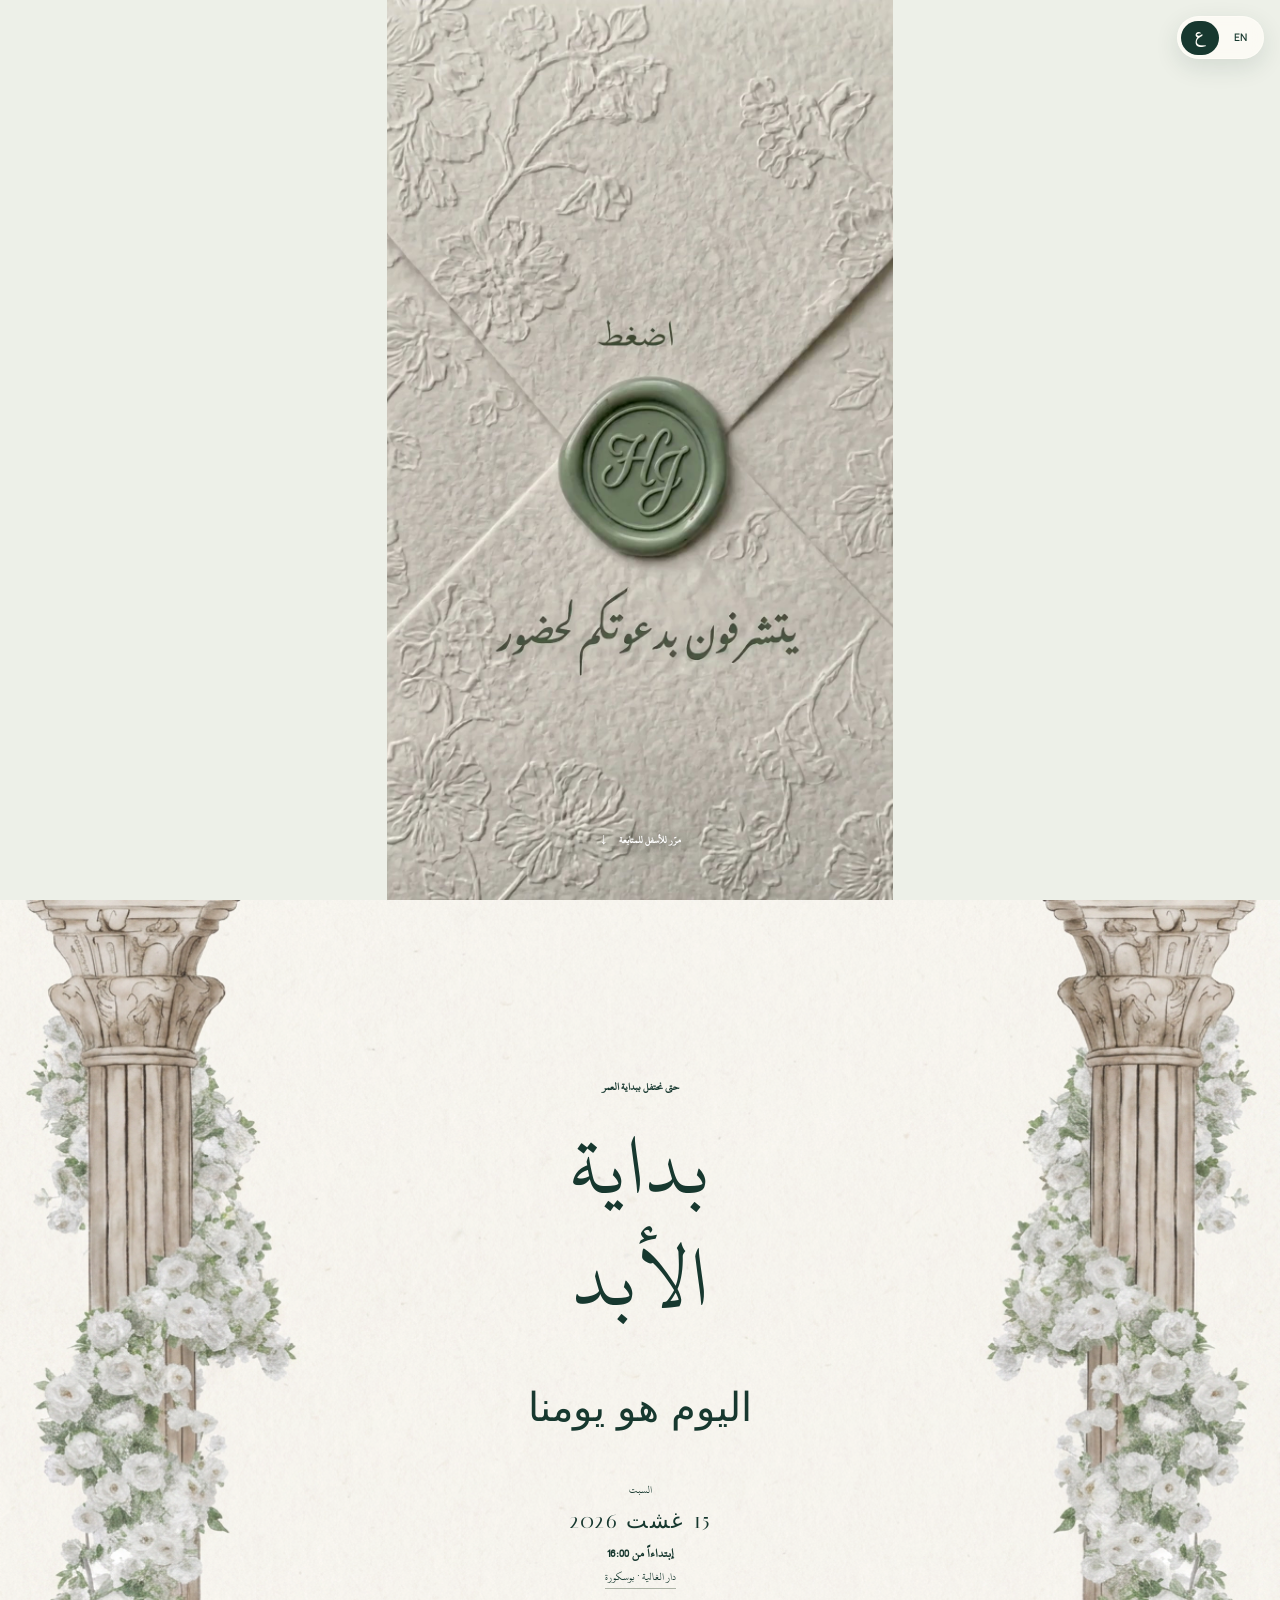
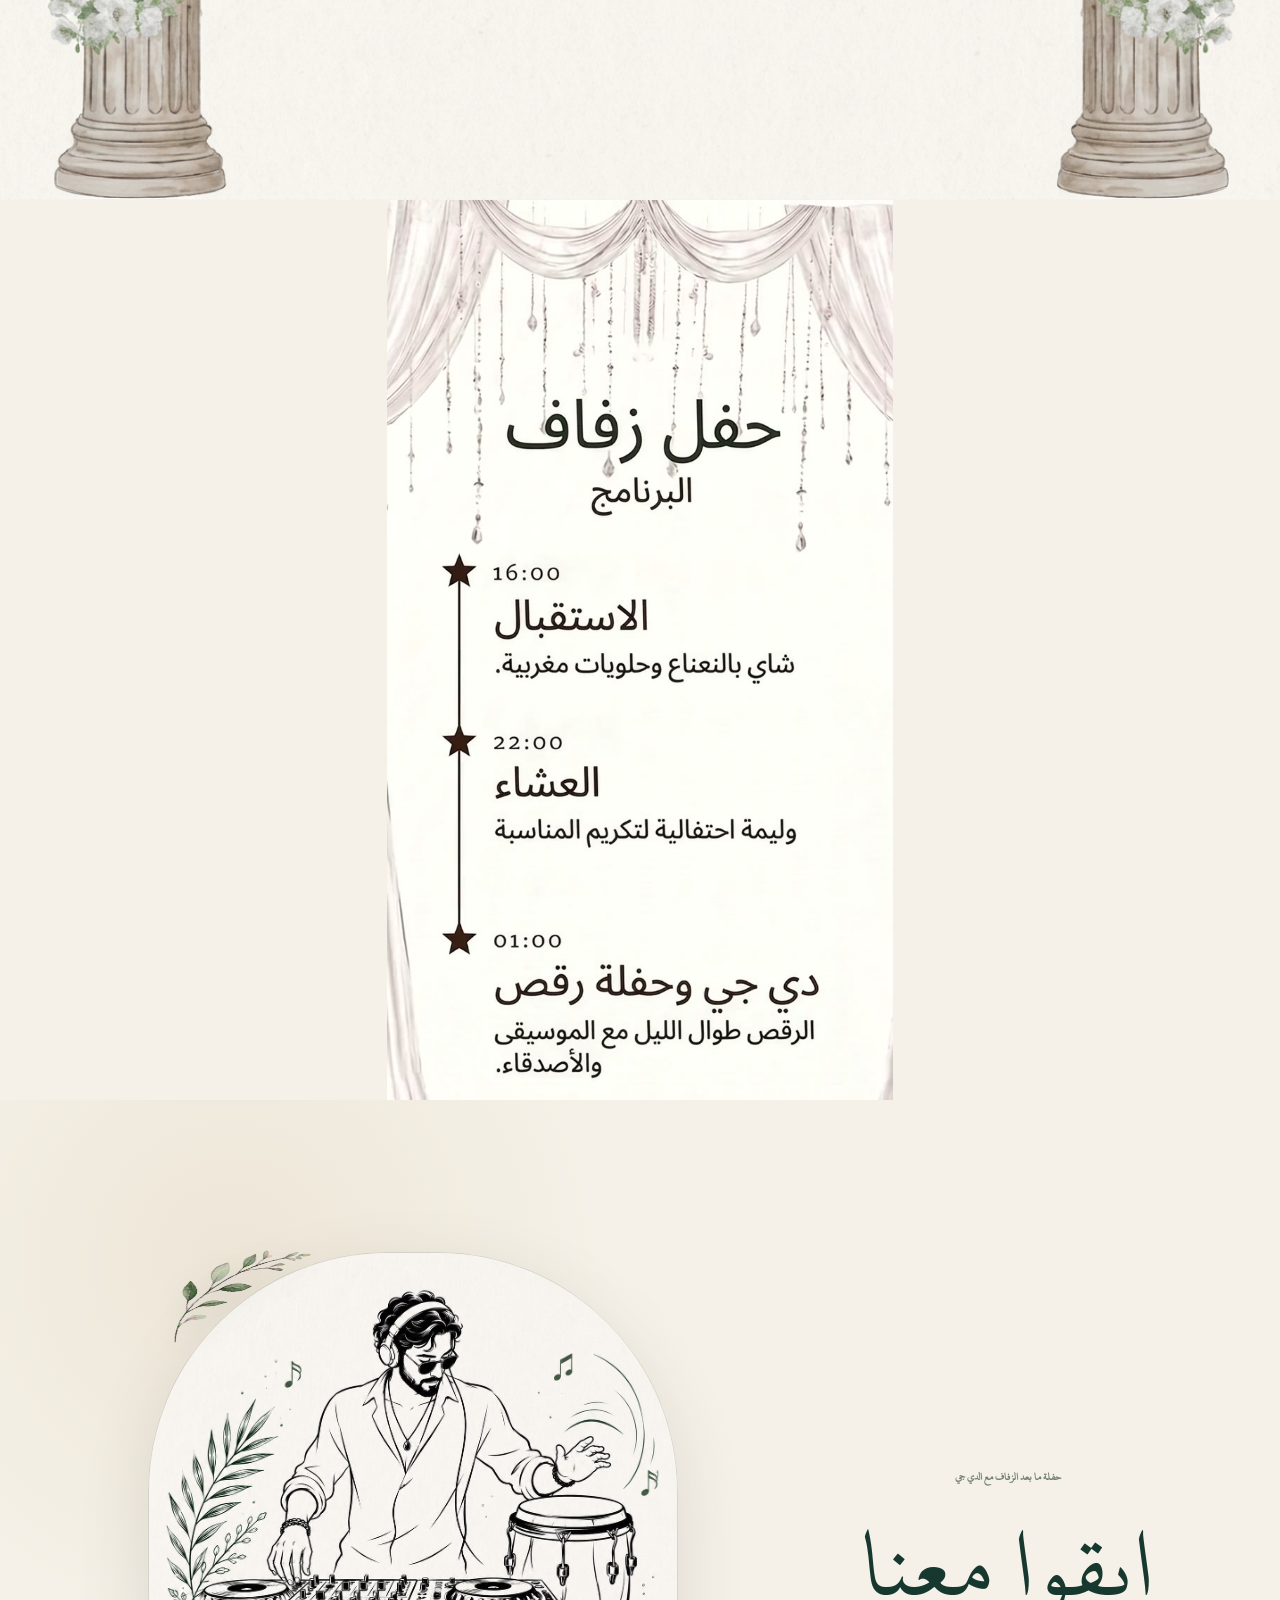
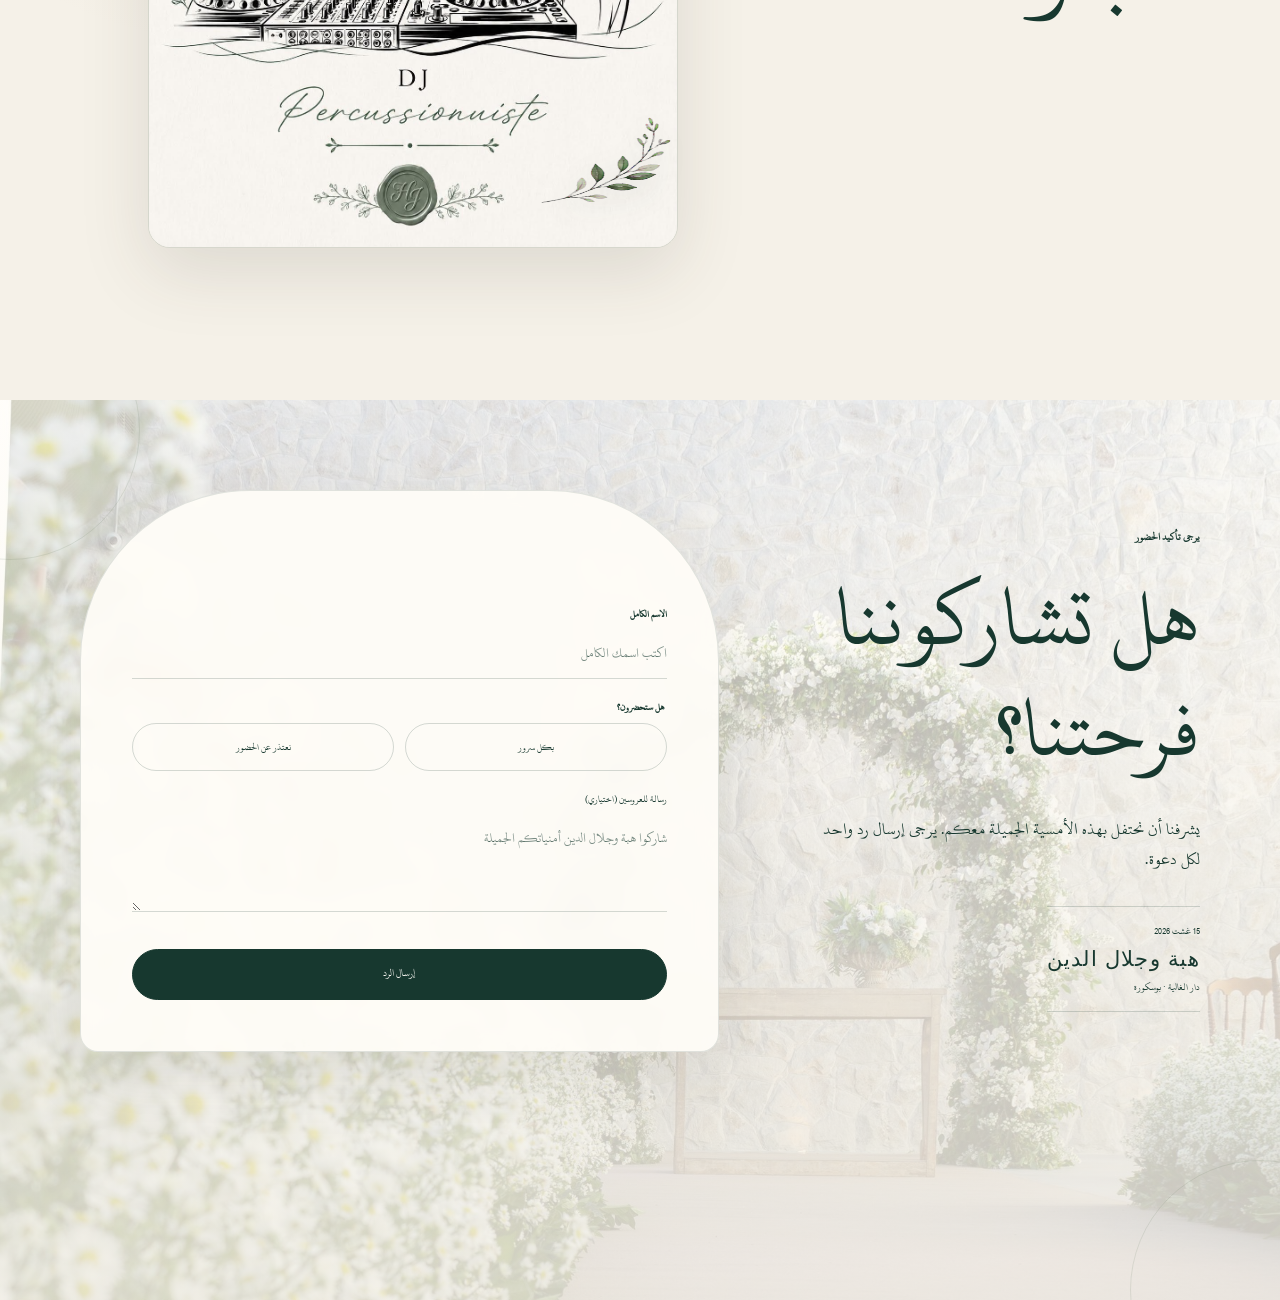
<file: index.html>
<!doctype html>
<html lang="ar" dir="rtl">
<head>
  <meta charset="utf-8" />
  <meta name="viewport" content="width=device-width, initial-scale=1" />
  <meta name="description" content="تدعوكم هبة وجلال الدين لمشاركتهما فرحة زفافهما في بوسكورة يوم 15 غشت 2026." />
  <meta property="og:title" content="Hiba &amp; Jalal Eddine Wedding" />
  <meta property="og:description" content="Hiba &amp; Jalal Eddine invite you to celebrate their wedding in Bouskoura on 15 August 2026." />
  <meta property="og:type" content="website" />
  <meta name="twitter:card" content="summary" />
  <meta name="twitter:title" content="Hiba &amp; Jalal Eddine Wedding" />
  <meta name="twitter:description" content="Hiba &amp; Jalal Eddine invite you to celebrate their wedding in Bouskoura on 15 August 2026." />
  <meta name="theme-color" content="#f5f1e8" />
  <title>زفاف هبة وجلال الدين</title>
  <link rel="preconnect" href="https://fonts.googleapis.com" />
  <link rel="preconnect" href="https://fonts.gstatic.com" crossorigin />
  <link href="https://fonts.googleapis.com/css2?family=Allura&amp;family=Italiana&amp;family=Manrope:wght@300;400;500;600&amp;display=swap" rel="stylesheet" />
  <link rel="stylesheet" href="styles.css?v=32" />
</head>
<body>
  <div class="language-switcher" role="group" aria-label="اختيار اللغة" data-i18n-aria="languageLabel">
    <button type="button" data-language="ar" aria-pressed="true">ع</button>
    <button type="button" data-language="en" aria-pressed="false">EN</button>
  </div>

  <main>
    <section class="video-cover" id="cover" aria-label="غلاف دعوة الزفاف" data-i18n-aria="coverSectionLabel">
      <video
        id="coverVideo"
        class="cover-video"
        playsinline
        preload="auto"
        poster="assets/cover-poster-ar.jpg?v=6"
        tabindex="0"
        aria-label="تشغيل فيديو دعوة زفاف هبة وجلال الدين"
        data-i18n-aria="coverVideoLabel"
      >
        <source src="assets/cover_arabic_6.mp4?v=6" type="video/mp4" />
      </video>
      <a class="scroll-prompt" id="coverInstructions" href="#countdown">
        <span data-i18n="keepScrolling">مرّر للأسفل للمتابعة</span>
        <span class="scroll-prompt__arrow" aria-hidden="true">↓</span>
      </a>
    </section>

    <section class="countdown-stage" id="countdown">
      <img class="countdown-background" src="assets/countdown_hiba.png" alt="" aria-hidden="true" />
      <div class="countdown-content">
        <p class="eyebrow" data-i18n="countdownEyebrow">Until we say I do</p>
        <h1><span data-i18n="countdownTitleOne">The beginning</span><br /><span data-i18n="countdownTitleTwo">of forever</span></h1>
        <div class="countdown" data-countdown data-date="2026-08-15T16:00:00+01:00" aria-live="polite">
          <div><strong data-days>00</strong><span data-i18n="days">Days</span></div>
          <div><strong data-hours>00</strong><span data-i18n="hours">Hours</span></div>
          <div><strong data-minutes>00</strong><span data-i18n="minutes">Minutes</span></div>
          <div><strong data-seconds>00</strong><span data-i18n="seconds">Seconds</span></div>
        </div>
        <p class="countdown-finished" data-countdown-finished data-i18n="countdownFinished" hidden>Today is the day.</p>
        <div class="date-lockup">
          <span data-i18n="weekday">Saturday</span>
          <strong data-i18n="eventDate">15 August 2026</strong>
          <span class="event-start" data-i18n="eventStart">إبتداءاً من 16:00</span>
          <a class="venue-map" href="https://www.google.com/maps/search/?api=1&amp;query=Dar+El+Ghalia+Bouskoura+Morocco" target="_blank" rel="noopener noreferrer"><span data-i18n="venue">Dar El Ghalia · Bouskoura</span></a>
        </div>
      </div>
    </section>

    <section class="itinerary-video-section" id="itinerary" aria-label="برنامج حفل الزفاف" data-i18n-aria="itinerarySectionLabel">
      <video id="itineraryVideo" class="itinerary-video" autoplay muted loop playsinline webkit-playsinline preload="auto" poster="assets/itinerary-poster-ar.jpg?v=6" aria-label="فيديو برنامج زفاف هبة وجلال الدين" data-i18n-aria="itineraryVideoLabel">
        <source src="assets/itinerary_arabic_6.mp4?v=6" type="video/mp4" />
      </video>
    </section>

    <section class="after-party-stage" id="after-party" aria-labelledby="after-party-title">
      <div class="after-party-layout">
        <div class="after-party-copy">
          <p class="eyebrow" data-i18n="afterPartyEyebrow">After-wedding party with DJ</p>
          <h1 id="after-party-title" data-i18n="afterPartyTitle">Stay with us</h1>
        </div>
        <figure class="after-party-figure">
          <img
            class="after-party-image"
            src="assets/percussion_dj.jpg"
            alt="Live percussion and DJ for the after-wedding party"
            data-i18n-alt="afterPartyImageAlt"
            loading="lazy"
            decoding="async"
          />
          <img
            class="after-party-leaf-frame"
            src="assets/after-party-leaf-accents.png"
            alt=""
            aria-hidden="true"
            loading="lazy"
            decoding="async"
          />
        </figure>
      </div>
    </section>

    <section class="rsvp-stage" id="rsvp">
      <div class="rsvp-layout" aria-labelledby="rsvp-title">
        <div class="rsvp-intro">
          <p class="eyebrow" data-i18n="rsvpEyebrow">Kindly respond</p>
          <h1 id="rsvp-title"><span data-i18n="rsvpTitleOne">Will you</span><br /><span data-i18n="rsvpTitleTwo">join us?</span></h1>
          <p data-i18n="rsvpIntro">We would be honoured to celebrate this beautiful evening with you. Please send one response per invitation.</p>
          <div class="rsvp-event">
            <span data-i18n="eventDate">15 August 2026</span>
            <strong data-i18n="coupleNames">Hiba &amp; Jalal Eddine</strong>
            <span data-i18n="cityCountry">Dar El Ghalia · Bouskoura</span>
          </div>
        </div>

        <div class="rsvp-panel">
          <form id="rsvpForm" class="rsvp-form" action="https://formspree.io/f/xqerdgzl" method="post" novalidate>
            <input type="hidden" name="wedding" value="Hiba &amp; Jalal Eddine · 15 August 2026" />
            <input class="honeypot" type="text" name="_gotcha" tabindex="-1" autocomplete="off" aria-hidden="true" />

            <div class="field field--wide">
              <label for="name" data-i18n="fullName">Full name</label>
              <input id="name" name="name" type="text" autocomplete="name" required placeholder="Your full name" data-i18n-placeholder="fullNamePlaceholder" />
            </div>

            <fieldset class="field field--wide attendance-field">
              <legend data-i18n="attendanceQuestion">Will you be attending?</legend>
              <div class="choice-row">
                <label><input type="radio" name="attending" value="yes" required /><span data-i18n="accepts">Joyfully accepts</span></label>
                <label><input type="radio" name="attending" value="no" required /><span data-i18n="declines">Regretfully declines</span></label>
              </div>
            </fieldset>

            <div class="field field--wide">
              <label for="message"><span data-i18n="note">A note for the couple</span> <span data-i18n="optional">(optional)</span></label>
              <textarea id="message" name="message" rows="3" placeholder="Share your wishes with Hiba &amp; Jalal Eddine" data-i18n-placeholder="notePlaceholder"></textarea>
            </div>

            <p class="form-error field--wide" data-form-error role="alert" hidden></p>
            <button class="button button--submit field--wide" type="submit"><span data-i18n="sendResponse">Send response</span></button>
          </form>

          <div class="rsvp-success" data-rsvp-success hidden tabindex="-1">
            <h2 data-i18n="thankYou">Thank you</h2>
            <p data-i18n="successMessage">Your response has been received. We cannot wait to celebrate with you.</p>
            <a class="text-link" href="#cover"><span data-i18n="returnInvitation">Return to the invitation</span> <span aria-hidden="true">↑</span></a>
          </div>
        </div>
      </div>
    </section>
  </main>

  <script src="app.js?v=49" defer></script>
</body>
</html>
</file>
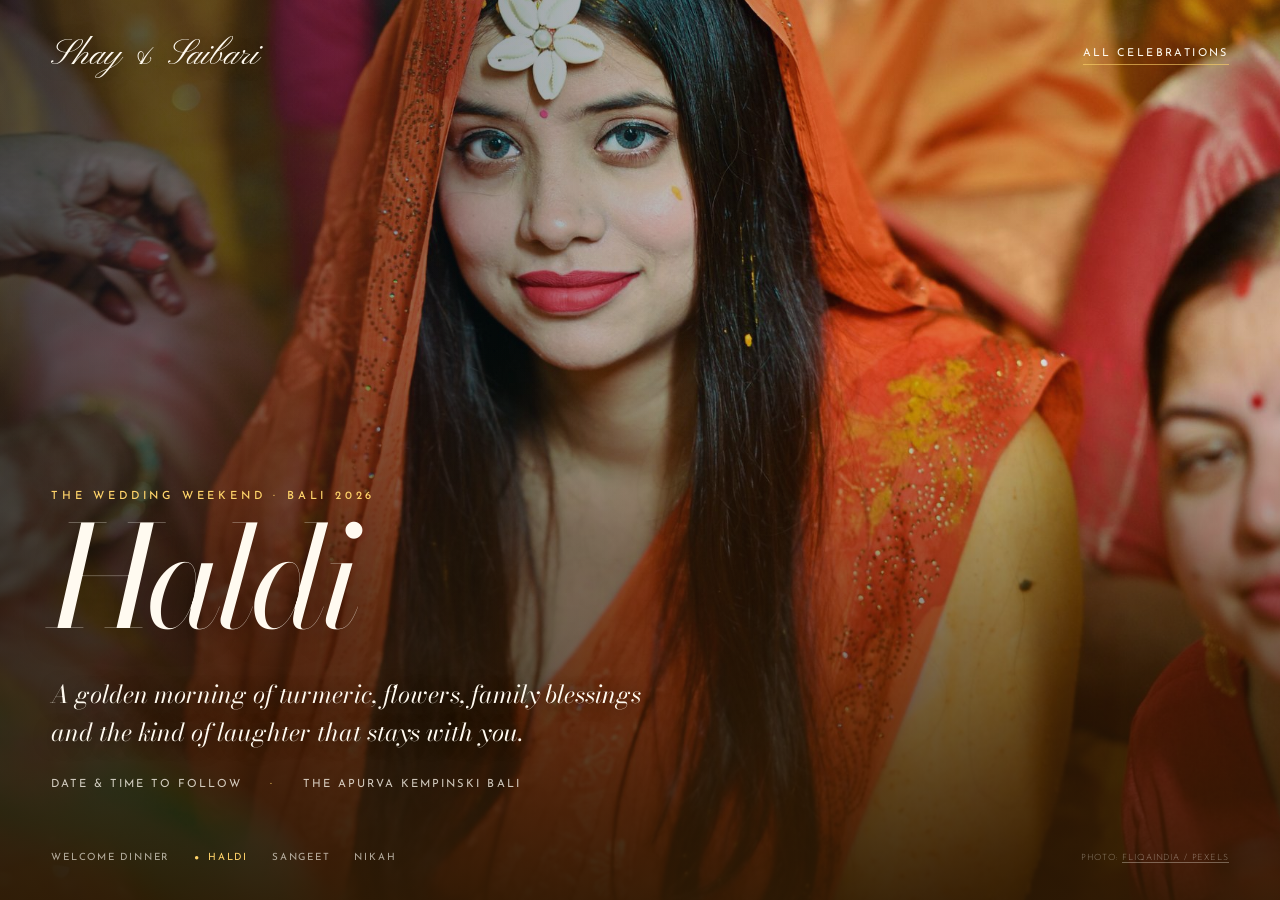
<file: haldi.html>
<!DOCTYPE html>
<html lang="en">
<head>
  <meta charset="UTF-8" />
  <meta name="viewport" content="width=device-width,initial-scale=1" />
  <meta name="description" content="Shay &amp; Saibari's Haldi celebration in Bali." />
  <title>Haldi · Shay &amp; Saibari</title>
  <link rel="preconnect" href="https://fonts.googleapis.com" />
  <link rel="preconnect" href="https://fonts.gstatic.com" crossorigin />
  <link href="https://fonts.googleapis.com/css2?family=Bodoni+Moda:ital,wght@0,400;0,500;1,400;1,500&amp;family=Josefin+Sans:wght@300;400;500&amp;family=Pinyon+Script&amp;display=swap" rel="stylesheet" />
  <link rel="stylesheet" href="event-page.css" />
</head>
<body>
  <main class="event-page" style="--event-image:url('assets/event-haldi.jpg');--event-position:center 36%;--accent:#ffd46a;--accent-soft:rgba(255,212,106,.6);--overlay-bottom:rgba(44,25,4,.92);">
    <header class="event-header">
      <a class="brand" href="index.html">Shay &amp; Saibari</a>
      <a class="back-link" href="index.html#schedule">All celebrations</a>
    </header>
    <section class="event-content">
      <p class="event-kicker">The Wedding Weekend · Bali 2026</p>
      <h1>Haldi</h1>
      <p class="event-intro">A golden morning of turmeric, flowers, family blessings and the kind of laughter that stays with you.</p>
      <div class="event-meta">
        <span>Date &amp; time to follow</span>
        <span>The Apurva Kempinski Bali</span>
      </div>
    </section>
    <footer class="event-footer">
      <nav class="event-nav" aria-label="Wedding events">
        <a href="welcome-dinner.html">Welcome Dinner</a>
        <a href="haldi.html" aria-current="page">Haldi</a>
        <a href="sangeet.html">Sangeet</a>
        <a href="nikah.html">Nikah</a>
      </nav>
      <p class="photo-credit">Photo: <a href="https://www.pexels.com/photo/vibrant-haldi-ceremony-at-indian-wedding-33088129/" target="_blank" rel="noopener">FLIQAINDIA / Pexels</a></p>
    </footer>
  </main>
</body>
</html>
</file>
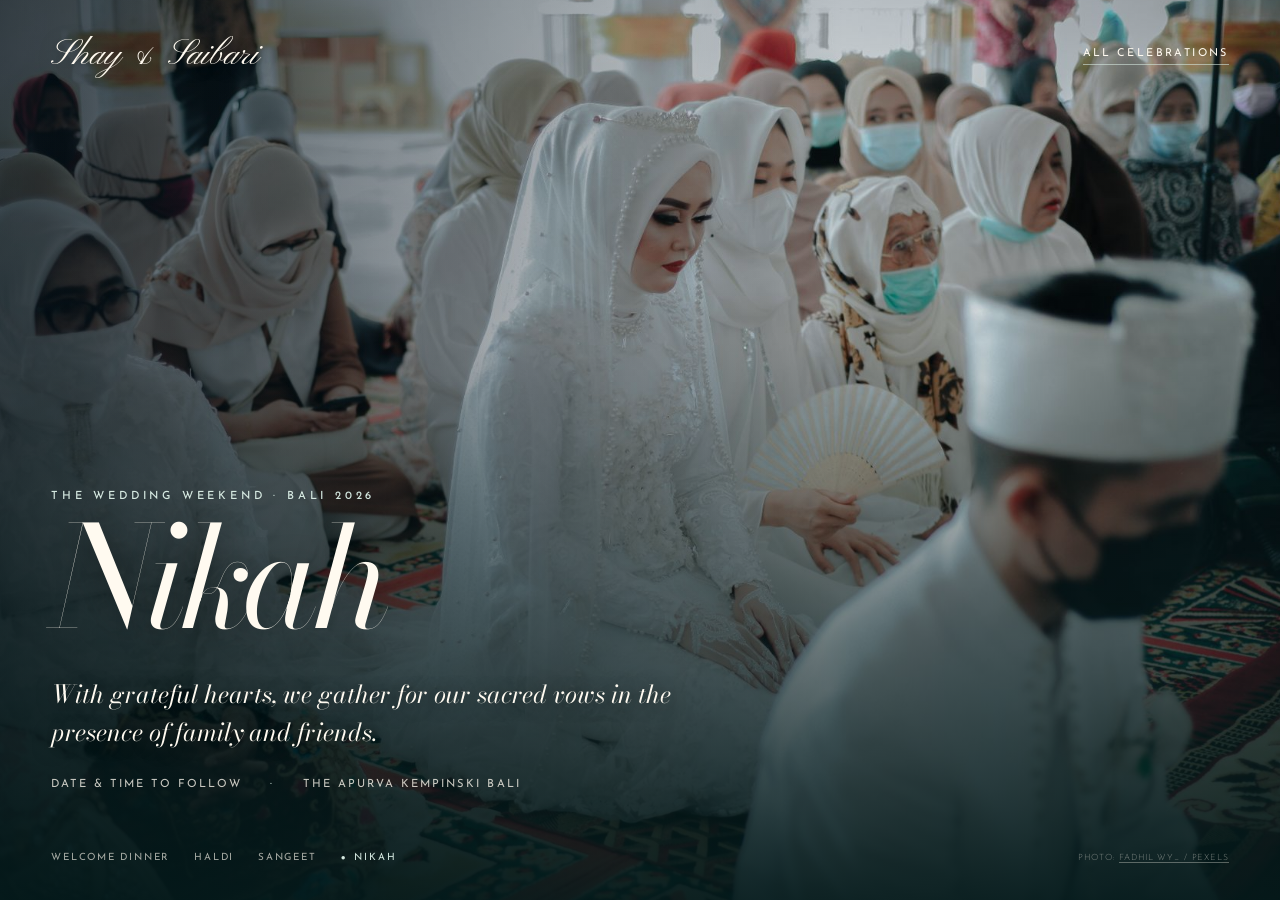
<file: nikah.html>
<!DOCTYPE html>
<html lang="en">
<head>
  <meta charset="UTF-8" />
  <meta name="viewport" content="width=device-width,initial-scale=1" />
  <meta name="description" content="Shay &amp; Saibari's Nikah ceremony in Bali." />
  <title>Nikah · Shay &amp; Saibari</title>
  <link rel="preconnect" href="https://fonts.googleapis.com" />
  <link rel="preconnect" href="https://fonts.gstatic.com" crossorigin />
  <link href="https://fonts.googleapis.com/css2?family=Bodoni+Moda:ital,wght@0,400;0,500;1,400;1,500&amp;family=Josefin+Sans:wght@300;400;500&amp;family=Pinyon+Script&amp;display=swap" rel="stylesheet" />
  <link rel="stylesheet" href="event-page.css" />
</head>
<body>
  <main class="event-page" style="--event-image:url('assets/event-nikah.jpg');--event-position:center;--accent:#d6e9e1;--accent-soft:rgba(214,233,225,.58);--overlay-bottom:rgba(4,25,26,.93);">
    <header class="event-header">
      <a class="brand" href="index.html">Shay &amp; Saibari</a>
      <a class="back-link" href="index.html#schedule">All celebrations</a>
    </header>
    <section class="event-content">
      <p class="event-kicker">The Wedding Weekend · Bali 2026</p>
      <h1>Nikah</h1>
      <p class="event-intro">With grateful hearts, we gather for our sacred vows in the presence of family and friends.</p>
      <div class="event-meta">
        <span>Date &amp; time to follow</span>
        <span>The Apurva Kempinski Bali</span>
      </div>
    </section>
    <footer class="event-footer">
      <nav class="event-nav" aria-label="Wedding events">
        <a href="welcome-dinner.html">Welcome Dinner</a>
        <a href="haldi.html">Haldi</a>
        <a href="sangeet.html">Sangeet</a>
        <a href="nikah.html" aria-current="page">Nikah</a>
      </nav>
      <p class="photo-credit">Photo: <a href="https://www.pexels.com/photo/people-during-a-muslim-wedding-ceremony-7122168/" target="_blank" rel="noopener">fadhil wy_ / Pexels</a></p>
    </footer>
  </main>
</body>
</html>
</file>
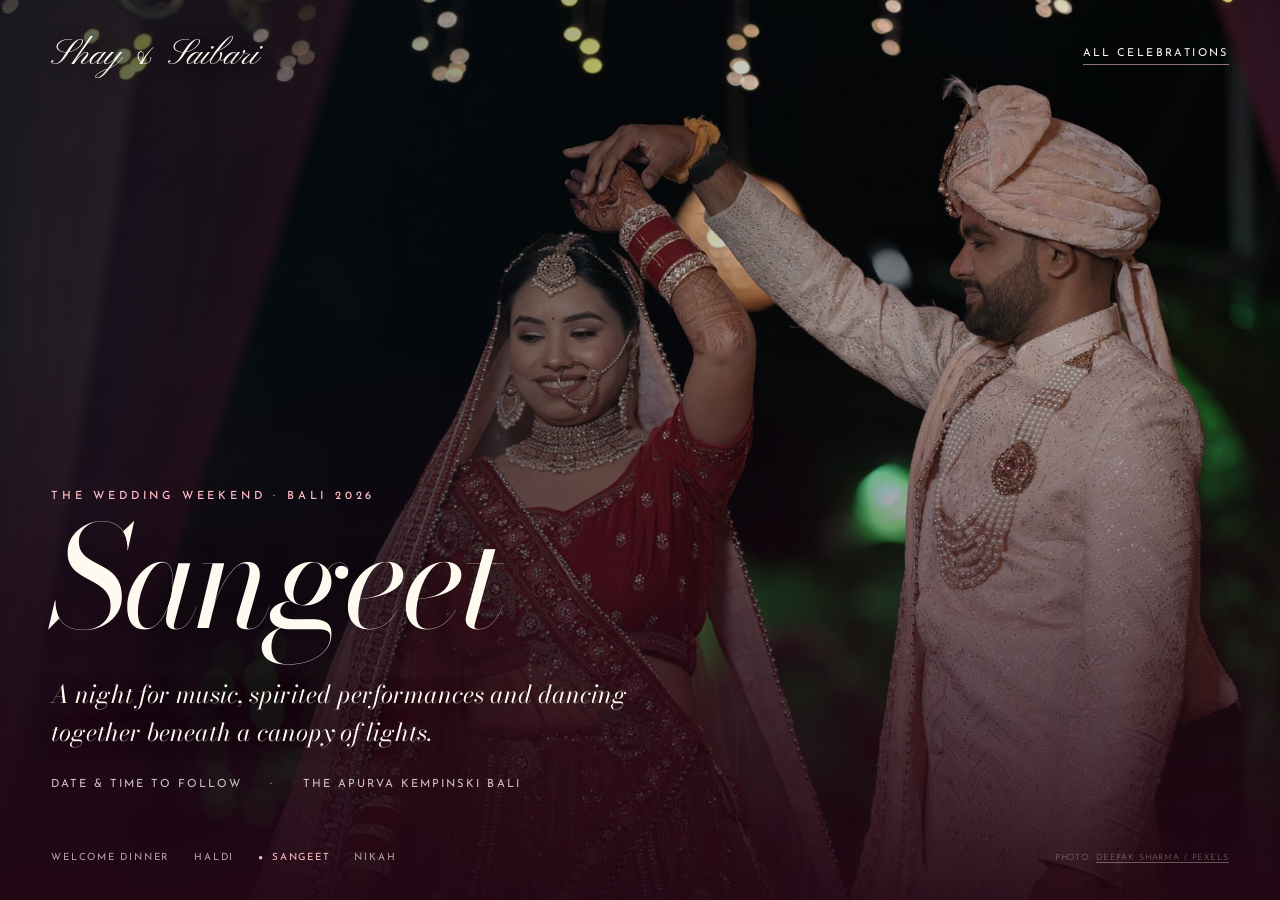
<file: sangeet.html>
<!DOCTYPE html>
<html lang="en">
<head>
  <meta charset="UTF-8" />
  <meta name="viewport" content="width=device-width,initial-scale=1" />
  <meta name="description" content="Shay &amp; Saibari's Sangeet celebration in Bali." />
  <title>Sangeet · Shay &amp; Saibari</title>
  <link rel="preconnect" href="https://fonts.googleapis.com" />
  <link rel="preconnect" href="https://fonts.gstatic.com" crossorigin />
  <link href="https://fonts.googleapis.com/css2?family=Bodoni+Moda:ital,wght@0,400;0,500;1,400;1,500&amp;family=Josefin+Sans:wght@300;400;500&amp;family=Pinyon+Script&amp;display=swap" rel="stylesheet" />
  <link rel="stylesheet" href="event-page.css" />
</head>
<body>
  <main class="event-page" style="--event-image:url('assets/event-sangeet.jpg');--event-position:center 28%;--accent:#ffbdc7;--accent-soft:rgba(255,189,199,.58);--overlay-bottom:rgba(35,6,20,.93);">
    <header class="event-header">
      <a class="brand" href="index.html">Shay &amp; Saibari</a>
      <a class="back-link" href="index.html#schedule">All celebrations</a>
    </header>
    <section class="event-content">
      <p class="event-kicker">The Wedding Weekend · Bali 2026</p>
      <h1>Sangeet</h1>
      <p class="event-intro">A night for music, spirited performances and dancing together beneath a canopy of lights.</p>
      <div class="event-meta">
        <span>Date &amp; time to follow</span>
        <span>The Apurva Kempinski Bali</span>
      </div>
    </section>
    <footer class="event-footer">
      <nav class="event-nav" aria-label="Wedding events">
        <a href="welcome-dinner.html">Welcome Dinner</a>
        <a href="haldi.html">Haldi</a>
        <a href="sangeet.html" aria-current="page">Sangeet</a>
        <a href="nikah.html">Nikah</a>
      </nav>
      <p class="photo-credit">Photo: <a href="https://www.pexels.com/photo/elegant-indian-wedding-dance-celebration-36248933/" target="_blank" rel="noopener">Deepak Sharma / Pexels</a></p>
    </footer>
  </main>
</body>
</html>
</file>
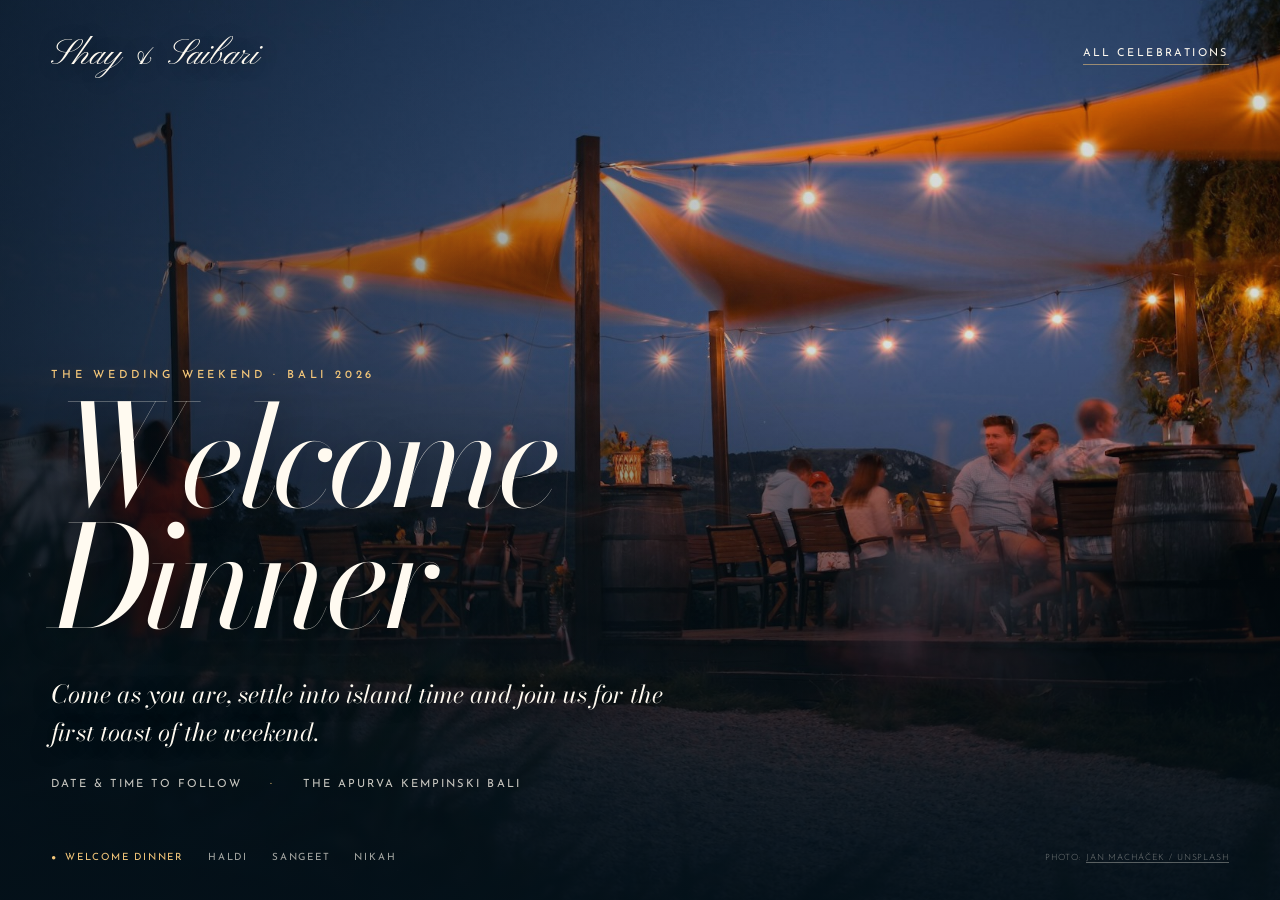
<file: welcome-dinner.html>
<!DOCTYPE html>
<html lang="en">
<head>
  <meta charset="UTF-8" />
  <meta name="viewport" content="width=device-width,initial-scale=1" />
  <meta name="description" content="Shay &amp; Saibari's welcome dinner in Bali." />
  <title>Welcome Dinner · Shay &amp; Saibari</title>
  <link rel="preconnect" href="https://fonts.googleapis.com" />
  <link rel="preconnect" href="https://fonts.gstatic.com" crossorigin />
  <link href="https://fonts.googleapis.com/css2?family=Bodoni+Moda:ital,wght@0,400;0,500;1,400;1,500&amp;family=Josefin+Sans:wght@300;400;500&amp;family=Pinyon+Script&amp;display=swap" rel="stylesheet" />
  <link rel="stylesheet" href="event-page.css" />
</head>
<body>
  <main class="event-page" style="--event-image:url('assets/event-welcome-dinner.jpg');--event-position:center;--accent:#f4c77a;--accent-soft:rgba(244,199,122,.55);">
    <header class="event-header">
      <a class="brand" href="index.html">Shay &amp; Saibari</a>
      <a class="back-link" href="index.html#schedule">All celebrations</a>
    </header>
    <section class="event-content">
      <p class="event-kicker">The Wedding Weekend · Bali 2026</p>
      <h1>Welcome<br />Dinner</h1>
      <p class="event-intro">Come as you are, settle into island time and join us for the first toast of the weekend.</p>
      <div class="event-meta">
        <span>Date &amp; time to follow</span>
        <span>The Apurva Kempinski Bali</span>
      </div>
    </section>
    <footer class="event-footer">
      <nav class="event-nav" aria-label="Wedding events">
        <a href="welcome-dinner.html" aria-current="page">Welcome Dinner</a>
        <a href="haldi.html">Haldi</a>
        <a href="sangeet.html">Sangeet</a>
        <a href="nikah.html">Nikah</a>
      </nav>
      <p class="photo-credit">Photo: <a href="https://unsplash.com/photos/outdoor-dining-area-with-string-lights-at-dusk-DJvLanXk5ZE" target="_blank" rel="noopener">Jan Macháček / Unsplash</a></p>
    </footer>
  </main>
</body>
</html>
</file>
<file: styles.css>
@font-face {
  font-family: 'Symphony';
  src: url('assets/Symphony-Regular.ttf') format('truetype');
  font-display: swap;
  font-style: normal;
  font-weight: 400;
}

@font-face {
  font-family: 'Uthman Taha Naskh';
  src: url('assets/KFGQPC-Uthman-Taha-Naskh-Regular.ttf') format('truetype');
  font-display: swap;
  font-style: normal;
  font-weight: 400;
}

:root {
  --paper: #fffdf8;
  --cream: #f5f1e8;
  --cream-deep: #e8e0d2;
  --sage: #71806c;
  --green: #17382f;
  --green-soft: #38584e;
  --gold: #b99a66;
  --ink: #242620;
  --muted: #74766d;
  --line: rgba(23, 56, 47, 0.18);
  --display: 'Italiana', 'Times New Roman', serif;
  --script: 'Symphony', 'Allura', cursive;
  --body: 'Manrope', -apple-system, BlinkMacSystemFont, sans-serif;
  --arabic-display: 'Uthman Taha Naskh', serif;
  --arabic-body: 'Uthman Taha Naskh', serif;
  --ease: cubic-bezier(0.22, 1, 0.36, 1);
}

*,
*::before,
*::after { box-sizing: border-box; }

[hidden] { display: none !important; }

html { scroll-behavior: smooth; }

body {
  margin: 0;
  min-width: 320px;
  color: var(--ink);
  background: var(--cream);
  font-family: var(--body);
  font-weight: 300;
  line-height: 1.65;
  -webkit-font-smoothing: antialiased;
}

button,
input,
select,
textarea { font: inherit; }

a { color: inherit; }
img,
video { display: block; max-width: 100%; }

.language-switcher {
  position: fixed;
  top: max(1rem, env(safe-area-inset-top));
  right: max(1rem, env(safe-area-inset-right));
  z-index: 50;
  padding: 0.22rem;
  border: 1px solid rgba(255, 253, 248, 0.62);
  border-radius: 999px;
  display: flex;
  gap: 0.15rem;
  direction: ltr;
  background: rgba(255, 253, 248, 0.76);
  box-shadow: 0 8px 24px rgba(23, 56, 47, 0.12);
  backdrop-filter: blur(10px);
}

.language-switcher button {
  width: 38px;
  height: 34px;
  padding: 0;
  border: 0;
  border-radius: 999px;
  color: var(--green);
  background: transparent;
  font-family: var(--body);
  font-size: 0.65rem;
  font-weight: 600;
  cursor: pointer;
}

.language-switcher button[data-language='ar'] {
  font-family: var(--arabic-body);
  font-size: 1rem;
}

.language-switcher button[aria-pressed='true'] {
  color: var(--paper);
  background: var(--green);
}

.language-switcher button:focus-visible { outline: 2px solid var(--gold); outline-offset: 2px; }

.eyebrow {
  margin: 0 0 1rem;
  color: var(--sage);
  font-size: 0.66rem;
  font-weight: 600;
  letter-spacing: 0.32em;
  text-transform: uppercase;
}

.button {
  appearance: none;
  width: fit-content;
  min-height: 50px;
  padding: 0.95rem 1.75rem;
  border: 1px solid var(--green);
  border-radius: 999px;
  display: inline-flex;
  align-items: center;
  justify-content: center;
  color: var(--paper);
  background: var(--green);
  font-size: 0.68rem;
  font-weight: 500;
  letter-spacing: 0.19em;
  text-transform: uppercase;
  text-decoration: none;
  cursor: pointer;
  transition: color 300ms, background 300ms, transform 300ms var(--ease);
}

.button:hover,
.button:focus-visible {
  color: var(--green);
  background: transparent;
  transform: translateY(-2px);
}

.text-link {
  display: inline-flex;
  gap: 0.8rem;
  align-items: center;
  padding-bottom: 0.25rem;
  border-bottom: 1px solid currentColor;
  color: var(--green);
  font-size: 0.68rem;
  font-weight: 500;
  letter-spacing: 0.16em;
  text-transform: uppercase;
  text-decoration: none;
}

/* The cover is deliberately only the supplied video and a quiet scroll cue. */
.video-cover {
  position: relative;
  min-height: 100svh;
  background: #edf0e8;
}

.cover-video {
  width: 100%;
  height: 100svh;
  max-width: none;
  object-fit: contain;
  background: #edf0e8;
  cursor: pointer;
}

.cover-video:focus-visible { outline: 3px solid var(--gold); outline-offset: -3px; }

.scroll-prompt {
  position: absolute;
  left: 50%;
  bottom: clamp(1.3rem, 4vh, 2.8rem);
  z-index: 2;
  width: max-content;
  max-width: calc(100% - 2rem);
  padding: 0.65rem 0.85rem;
  display: flex;
  align-items: center;
  justify-content: center;
  gap: 0.7rem;
  color: #fff;
  background: transparent;
  font-size: 0.61rem;
  font-weight: 600;
  letter-spacing: 0.18em;
  text-align: center;
  text-shadow: 0 2px 14px rgba(19, 29, 25, 0.75);
  text-transform: uppercase;
  text-decoration: none;
  transform: translateX(-50%);
}

.scroll-prompt__arrow { font-size: 1rem; animation: arrow-drift 1.8s ease-in-out infinite; }

@keyframes arrow-drift {
  50% { transform: translateY(4px); }
}

/* Countdown */
.countdown-stage {
  position: relative;
  min-height: 100svh;
  overflow: hidden;
  isolation: isolate;
  display: grid;
  place-items: center;
  padding: clamp(4rem, 8vw, 7rem) 1.4rem;
  background: var(--cream);
}

.countdown-stage::after {
  content: '';
  position: absolute;
  inset: 0;
  z-index: -1;
  background: rgba(255, 253, 248, 0.12);
}

.countdown-background {
  position: absolute;
  inset: 0;
  z-index: -2;
  width: 100%;
  height: 100%;
  max-width: none;
  object-fit: fill;
  object-position: center;
}

.countdown-content {
  width: min(800px, 100%);
  text-align: center;
}

.countdown-content h1,
.rsvp-intro h1 {
  margin: 0;
  color: var(--green);
  font-family: var(--script);
  font-size: clamp(3.2rem, 7vw, 6.5rem);
  font-weight: 400;
  letter-spacing: 0;
  line-height: 1.05;
}

.countdown {
  width: min(720px, 100%);
  margin: clamp(2.3rem, 5vw, 4rem) auto 2.2rem;
  display: grid;
  grid-template-columns: repeat(4, 1fr);
  gap: clamp(0.5rem, 2vw, 1.5rem);
}

.countdown div { padding: 0.8rem 0 1rem; border-bottom: 1px solid var(--sage); }

.countdown strong {
  display: block;
  color: var(--green);
  font-family: var(--display);
  font-size: clamp(2.1rem, 5vw, 4.3rem);
  font-weight: 400;
  line-height: 1;
  font-variant-numeric: tabular-nums;
}

.countdown span {
  display: block;
  margin-top: 0.65rem;
  color: var(--muted);
  font-size: 0.58rem;
  font-weight: 600;
  letter-spacing: 0.24em;
  text-transform: uppercase;
}

.countdown-finished {
  margin: 2.5rem 0;
  color: var(--green);
  font-family: var(--script);
  font-size: 2.5rem;
}

.date-lockup {
  margin: 0 auto 2rem;
  display: grid;
  justify-items: center;
  gap: 0.25rem;
  color: var(--muted);
  font-size: 0.66rem;
  font-weight: 500;
  letter-spacing: 0.17em;
  text-transform: uppercase;
}

.date-lockup strong {
  color: var(--green);
  font-family: var(--display);
  font-size: 1.35rem;
  font-weight: 400;
  letter-spacing: 0.06em;
}

.date-lockup .event-start {
  font-size: 0.82rem;
  font-weight: 600;
}

.venue-map {
  padding-bottom: 0.15rem;
  border-bottom: 1px solid color-mix(in srgb, var(--sage) 55%, transparent);
  color: var(--green-soft);
  text-decoration: none;
  transition: color 250ms, border-color 250ms;
}

.venue-map:hover,
.venue-map:focus-visible {
  color: var(--green);
  border-color: var(--green);
}

.venue-map span { display: inline; margin: 0; color: inherit; font-size: inherit; letter-spacing: 0; }

/* The itinerary section is deliberately only the supplied video. */
.itinerary-video-section {
  width: 100%;
  min-height: 100svh;
  display: grid;
  place-items: center;
  background: var(--cream);
}

.itinerary-video {
  width: 100%;
  height: 100svh;
  max-width: none;
  object-fit: contain;
  background: var(--cream);
}

/* After party */
.after-party-stage {
  min-height: 100svh;
  padding: clamp(3rem, 7vw, 6.5rem) clamp(1.2rem, 6vw, 6rem);
  display: grid;
  place-items: center;
  background:
    radial-gradient(circle at 18% 18%, rgba(185, 154, 102, 0.13), transparent 30%),
    var(--cream);
}

.after-party-layout {
  width: min(1100px, 100%);
  display: grid;
  grid-template-columns: minmax(260px, 0.72fr) minmax(360px, 1.28fr);
  align-items: center;
  gap: clamp(2.5rem, 7vw, 7rem);
}

.after-party-copy {
  text-align: center;
}

.after-party-copy h1 {
  margin: 0;
  color: var(--green);
  font-family: var(--script);
  font-size: clamp(3.8rem, 8vw, 7rem);
  font-weight: 400;
  line-height: 1;
}

.after-party-figure {
  position: relative;
  width: min(530px, 100%);
  margin: 0;
  justify-self: center;
}

.after-party-image {
  position: relative;
  z-index: 1;
  width: 100%;
  aspect-ratio: 1183 / 1329;
  object-fit: cover;
  border: 1px solid rgba(23, 56, 47, 0.14);
  border-radius: 240px 240px 22px 22px;
  box-shadow: 0 24px 70px rgba(60, 55, 43, 0.13);
}

.after-party-leaf-frame {
  position: absolute;
  inset: -8%;
  z-index: 2;
  width: 116%;
  height: 116%;
  max-width: none;
  object-fit: fill;
  pointer-events: none;
  filter: drop-shadow(0 10px 14px rgba(23, 56, 47, 0.12));
}

/* RSVP */
.rsvp-stage {
  position: relative;
  min-height: 100svh;
  overflow: hidden;
  padding: clamp(3rem, 7vw, 7rem) clamp(1.2rem, 5vw, 5rem);
  background:
    linear-gradient(rgba(255, 253, 248, 0.7), rgba(245, 241, 232, 0.84)),
    url('assets/rsvp-floral-background.jpg') center top / cover no-repeat;
}

.rsvp-stage::before,
.rsvp-stage::after {
  content: '';
  position: absolute;
  width: 260px;
  height: 260px;
  border: 1px solid rgba(113, 128, 108, 0.16);
  border-radius: 50%;
  pointer-events: none;
}

.rsvp-stage::before { left: -120px; top: -100px; }
.rsvp-stage::after { right: -110px; bottom: -120px; }

.rsvp-layout {
  position: relative;
  z-index: 1;
  width: min(1120px, 100%);
  margin: 0 auto;
  display: grid;
  grid-template-columns: minmax(280px, 0.76fr) minmax(440px, 1.24fr);
  align-items: center;
  gap: clamp(2.5rem, 7vw, 7rem);
}

.rsvp-intro > p:not(.eyebrow) {
  max-width: 430px;
  margin: 1.7rem 0 2rem;
  color: var(--muted);
  font-family: var(--display);
  font-size: 1.15rem;
}

.rsvp-event {
  width: fit-content;
  padding-block: 1rem;
  border-block: 1px solid var(--line);
  display: grid;
  gap: 0.15rem;
  color: var(--muted);
  font-size: 0.62rem;
  font-weight: 500;
  letter-spacing: 0.14em;
  text-transform: uppercase;
}

.rsvp-event strong {
  color: var(--green);
  font-family: var(--display);
  font-size: 1.3rem;
  font-weight: 400;
  letter-spacing: 0.06em;
}

.rsvp-panel {
  min-height: 560px;
  padding: clamp(1.7rem, 4vw, 3.6rem);
  border: 1px solid rgba(23, 56, 47, 0.13);
  border-radius: 170px 170px 18px 18px;
  background: rgba(255, 253, 248, 0.92);
  box-shadow: 0 24px 70px rgba(60, 55, 43, 0.09);
  backdrop-filter: blur(10px);
}

.rsvp-form {
  padding-top: clamp(2.5rem, 5vw, 5rem);
  display: grid;
  grid-template-columns: 1fr 1fr;
  gap: 1.25rem 1.1rem;
}

.honeypot { position: absolute !important; left: -9999px !important; }
.field { min-width: 0; }
.field--wide { grid-column: 1 / -1; }

.field label,
.field legend {
  display: block;
  margin: 0 0 0.45rem;
  color: var(--green-soft);
  font-size: 0.61rem;
  font-weight: 600;
  letter-spacing: 0.15em;
  text-transform: uppercase;
}

.field label span { color: var(--muted); font-weight: 300; letter-spacing: 0; text-transform: none; }

.field input,
.field select,
.field textarea {
  appearance: none;
  width: 100%;
  padding: 0.8rem 0;
  border: 0;
  border-bottom: 1px solid var(--line);
  border-radius: 0;
  color: var(--ink);
  background: transparent;
  font-size: 0.9rem;
  font-weight: 300;
  outline: none;
  transition: border-color 250ms;
}

.field select {
  background-image: linear-gradient(45deg, transparent 50%, var(--sage) 50%), linear-gradient(135deg, var(--sage) 50%, transparent 50%);
  background-position: calc(100% - 10px) 50%, calc(100% - 5px) 50%;
  background-size: 5px 5px, 5px 5px;
  background-repeat: no-repeat;
}

.field textarea { resize: vertical; }
.field input:focus,
.field select:focus,
.field textarea:focus { border-color: var(--green); }
.field input::placeholder,
.field textarea::placeholder { color: #a6a69e; }

.attendance-field { margin: 0; padding: 0; border: 0; }
.choice-row { display: grid; grid-template-columns: 1fr 1fr; gap: 0.7rem; }
.choice-row label { margin: 0; cursor: pointer; }
.choice-row input { position: absolute; opacity: 0; pointer-events: none; }
.choice-row span {
  min-height: 48px;
  padding: 0.75rem 0.85rem;
  border: 1px solid var(--line);
  border-radius: 999px;
  display: grid;
  place-items: center;
  color: var(--muted);
  font-size: 0.62rem;
  font-weight: 500;
  letter-spacing: 0.09em;
  text-align: center;
  text-transform: uppercase;
  transition: color 250ms, background 250ms, border-color 250ms;
}

.choice-row input:checked + span {
  color: var(--paper);
  background: var(--green);
  border-color: var(--green);
}

.choice-row input:focus-visible + span { outline: 2px solid var(--gold); outline-offset: 2px; }
.button--submit { width: 100%; margin-top: 0.5rem; }
.button--submit[disabled] { opacity: 0.65; cursor: wait; transform: none; }
.form-error { margin: 0; color: #9b3d35; font-size: 0.78rem; }

.rsvp-success {
  min-height: 440px;
  padding: 2.5rem 1rem 4rem;
  display: grid;
  align-content: center;
  justify-items: center;
  text-align: center;
}

.rsvp-success h2 {
  margin: 0 0 0.5rem;
  color: var(--green);
  font-family: var(--display);
  font-size: 3rem;
  font-weight: 400;
}

.rsvp-success p { max-width: 420px; margin: 0 0 1.8rem; color: var(--muted); }

html[dir='rtl'] body { font-family: var(--arabic-body); }

html[dir='rtl'] .countdown-content h1,
html[dir='rtl'] .after-party-copy h1,
html[dir='rtl'] .rsvp-intro h1,
html[dir='rtl'] .rsvp-success h2 {
  font-family: var(--arabic-display);
  letter-spacing: 0;
  line-height: 1.25;
}

html[dir='rtl'] .eyebrow,
html[dir='rtl'] .button,
html[dir='rtl'] .text-link,
html[dir='rtl'] .scroll-prompt,
html[dir='rtl'] .countdown span,
html[dir='rtl'] .date-lockup span,
html[dir='rtl'] .rsvp-event,
html[dir='rtl'] .field label,
html[dir='rtl'] .field legend,
html[dir='rtl'] .choice-row span {
  letter-spacing: 0;
  text-transform: none;
}

html[dir='rtl'] .countdown strong { font-family: var(--display); }
html[dir='rtl'] .countdown { direction: ltr; }
html[dir='rtl'] .countdown > div { direction: rtl; }
html[dir='rtl'] .rsvp-intro > p:not(.eyebrow) { font-family: var(--arabic-body); }
html[dir='rtl'] .rsvp-form { text-align: right; }
html[dir='rtl'] .field input,
html[dir='rtl'] .field select,
html[dir='rtl'] .field textarea { text-align: right; }
html[dir='rtl'] .field select { padding-right: 1.75rem; }

html[dir='rtl'] .countdown-stage .countdown-content,
html[dir='rtl'] .countdown-stage .countdown-content p,
html[dir='rtl'] .countdown-stage .countdown-content h1,
html[dir='rtl'] .countdown-stage .countdown-content strong,
html[dir='rtl'] .countdown-stage .countdown-content span,
html[dir='rtl'] .countdown-stage .countdown-content a,
html[dir='rtl'] .rsvp-stage .rsvp-layout,
html[dir='rtl'] .rsvp-stage .rsvp-layout p,
html[dir='rtl'] .rsvp-stage .rsvp-layout h1,
html[dir='rtl'] .rsvp-stage .rsvp-layout h2,
html[dir='rtl'] .rsvp-stage .rsvp-layout strong,
html[dir='rtl'] .rsvp-stage .rsvp-layout span,
html[dir='rtl'] .rsvp-stage .rsvp-layout label,
html[dir='rtl'] .rsvp-stage .rsvp-layout legend,
html[dir='rtl'] .rsvp-stage .rsvp-layout input,
html[dir='rtl'] .rsvp-stage .rsvp-layout select,
html[dir='rtl'] .rsvp-stage .rsvp-layout textarea {
  color: #17382f !important;
}

html[dir='rtl'] .rsvp-stage .field input::placeholder,
html[dir='rtl'] .rsvp-stage .field textarea::placeholder {
  color: rgba(23, 56, 47, 0.58) !important;
}

html[dir='rtl'] .rsvp-stage .button,
html[dir='rtl'] .rsvp-stage .button span,
html[dir='rtl'] .rsvp-stage .choice-row input:checked + span {
  color: #fffdf8 !important;
}

html[dir='rtl'] .countdown-content h1,
html[dir='rtl'] .countdown-content h1 span,
html[dir='rtl'] .rsvp-intro h1,
html[dir='rtl'] .rsvp-intro h1 span {
  color: #17382f !important;
  -webkit-text-fill-color: #17382f !important;
}

@media (max-width: 900px) {
  .after-party-stage { min-height: 0; padding: 4rem 1.2rem; }
  .after-party-layout { grid-template-columns: 1fr; gap: 2.4rem; }
  .after-party-copy h1 { font-size: clamp(3.5rem, 14vw, 5.5rem); }
  .after-party-figure { width: min(520px, 100%); }

  .rsvp-layout { grid-template-columns: 1fr; max-width: 720px; }
  .rsvp-intro { text-align: center; }
  .rsvp-intro > p:not(.eyebrow) { margin-inline: auto; }
  .rsvp-event { margin-inline: auto; }
}

@media (max-width: 680px) {
  .language-switcher { top: max(0.75rem, env(safe-area-inset-top)); right: max(0.75rem, env(safe-area-inset-right)); }
  .scroll-prompt { bottom: 1.1rem; gap: 0.55rem; font-size: 0.53rem; letter-spacing: 0.11em; }

  .countdown-stage { min-height: 0; padding: 3.25rem 1rem; }
  .countdown-content { width: min(360px, 100%); }
  .countdown-content h1 { font-size: clamp(2.65rem, 13vw, 3.7rem); }
  .countdown {
    width: min(340px, 100%);
    margin: 1.65rem auto 1.5rem;
    padding: 0;
    grid-template-columns: repeat(4, 1fr);
    gap: 0.3rem;
  }
  .countdown div {
    padding: 0.45rem 0.05rem 0.65rem;
    border: 0;
    border-bottom: 1px solid rgba(23, 56, 47, 0.38);
    border-radius: 0;
    background: radial-gradient(ellipse at center, rgba(255, 253, 248, 0.92) 0%, rgba(255, 253, 248, 0.62) 48%, transparent 76%);
  }
  .countdown strong {
    font-size: clamp(2rem, 10.5vw, 2.75rem);
    text-shadow: 0 1px 12px rgba(255, 253, 248, 0.95);
  }
  .countdown span { margin-top: 0.4rem; font-size: 0.44rem; letter-spacing: 0.08em; }
  html[dir='rtl'] .countdown-content h1 { font-size: clamp(2.5rem, 12vw, 3.5rem); }

  .after-party-stage { padding: 3.25rem 1rem; }
  .after-party-image { border-radius: 180px 180px 16px 16px; }
  .rsvp-stage {
    padding: 3rem 1rem;
    background-position: 52% top;
  }
  .rsvp-panel { min-height: 0; padding: 1.4rem; border-radius: 95px 95px 16px 16px; }
  .rsvp-form { grid-template-columns: 1fr; padding-top: 4rem; }
  .field--wide { grid-column: auto; }
  .choice-row { grid-template-columns: 1fr; }
}

@media (prefers-reduced-motion: reduce) {
  *,
  *::before,
  *::after {
    scroll-behavior: auto !important;
    animation-duration: 0.01ms !important;
    animation-iteration-count: 1 !important;
    transition-duration: 0.01ms !important;
  }
}
</file>
<file: event-page.css>
:root {
  --font-display: 'Bodoni Moda', Didot, 'Times New Roman', serif;
  --font-script: 'Pinyon Script', cursive;
  --font-body: 'Josefin Sans', -apple-system, BlinkMacSystemFont, sans-serif;
  --accent: #f4c77a;
  --accent-soft: rgba(244, 199, 122, 0.55);
  --overlay-top: rgba(5, 20, 28, 0.16);
  --overlay-bottom: rgba(4, 17, 26, 0.9);
  --ease: cubic-bezier(0.22, 1, 0.36, 1);
}

*,
*::before,
*::after { box-sizing: border-box; }

html { min-height: 100%; }

body {
  margin: 0;
  min-height: 100%;
  color: #fffaf0;
  background: #071b24;
  font-family: var(--font-body);
  font-weight: 300;
}

.event-page {
  position: relative;
  min-height: 100svh;
  overflow: hidden;
  isolation: isolate;
  display: grid;
  grid-template-rows: auto 1fr auto;
  padding: clamp(1.2rem, 3vw, 2.4rem) clamp(1.2rem, 4vw, 4rem);
}

.event-page::before,
.event-page::after {
  content: '';
  position: absolute;
  inset: 0;
  z-index: -2;
}

.event-page::before {
  background-image: var(--event-image);
  background-position: var(--event-position, center);
  background-size: cover;
  transform: scale(1.025);
  animation: settle 1.6s var(--ease) both;
}

.event-page::after {
  z-index: -1;
  background:
    linear-gradient(180deg, var(--overlay-top) 0%, rgba(4, 17, 26, 0.12) 38%, var(--overlay-bottom) 100%),
    linear-gradient(90deg, rgba(4, 17, 26, 0.64) 0%, transparent 66%);
}

.event-header {
  display: flex;
  align-items: center;
  justify-content: space-between;
  gap: 1.5rem;
  animation: fade-down 900ms var(--ease) 120ms both;
}

.brand,
.back-link,
.event-nav a,
.photo-credit a {
  color: inherit;
  text-decoration: none;
}

.brand {
  font-family: var(--font-script);
  font-size: clamp(1.6rem, 3vw, 2.25rem);
  line-height: 1;
  text-shadow: 0 2px 20px rgba(0, 0, 0, 0.4);
}

.back-link {
  font-size: 0.68rem;
  font-weight: 400;
  letter-spacing: 0.22em;
  text-transform: uppercase;
  border-bottom: 1px solid var(--accent-soft);
  padding-bottom: 0.35rem;
  transition: color 250ms, border-color 250ms;
}

.back-link:hover,
.back-link:focus-visible { color: var(--accent); border-color: var(--accent); }

.event-content {
  align-self: end;
  max-width: 850px;
  padding: clamp(5rem, 14vh, 10rem) 0 clamp(2.4rem, 7vh, 5.5rem);
}

.event-kicker {
  margin: 0 0 0.9rem;
  color: var(--accent);
  font-size: 0.7rem;
  font-weight: 500;
  letter-spacing: 0.34em;
  text-transform: uppercase;
  animation: fade-up 900ms var(--ease) 200ms both;
}

h1 {
  margin: 0;
  font-family: var(--font-display);
  font-size: clamp(4rem, 11vw, 9.5rem);
  font-weight: 400;
  font-style: italic;
  letter-spacing: -0.045em;
  line-height: 0.86;
  text-wrap: balance;
  text-shadow: 0 5px 35px rgba(0, 0, 0, 0.4);
  animation: fade-up 1100ms var(--ease) 280ms both;
}

.event-intro {
  max-width: 620px;
  margin: clamp(1.5rem, 3vw, 2.3rem) 0 0;
  font-family: var(--font-display);
  font-size: clamp(1.15rem, 2.3vw, 1.55rem);
  font-style: italic;
  line-height: 1.55;
  text-shadow: 0 2px 18px rgba(0, 0, 0, 0.55);
  animation: fade-up 900ms var(--ease) 400ms both;
}

.event-meta {
  display: flex;
  flex-wrap: wrap;
  gap: 0.7rem 1.8rem;
  margin-top: 1.7rem;
  color: rgba(255, 250, 240, 0.78);
  font-size: 0.7rem;
  font-weight: 400;
  letter-spacing: 0.18em;
  text-transform: uppercase;
  animation: fade-up 900ms var(--ease) 500ms both;
}

.event-meta span + span::before {
  content: '·';
  color: var(--accent);
  margin-right: 1.8rem;
}

.event-footer {
  display: flex;
  align-items: end;
  justify-content: space-between;
  gap: 2rem;
  animation: fade-up 900ms var(--ease) 600ms both;
}

.event-nav {
  display: flex;
  flex-wrap: wrap;
  gap: 0.9rem 1.5rem;
}

.event-nav a {
  color: rgba(255, 250, 240, 0.64);
  font-size: 0.62rem;
  font-weight: 400;
  letter-spacing: 0.18em;
  text-transform: uppercase;
  transition: color 250ms;
}

.event-nav a:hover,
.event-nav a:focus-visible,
.event-nav a[aria-current="page"] { color: var(--accent); }

.event-nav a[aria-current="page"]::before {
  content: '●';
  margin-right: 0.45rem;
  font-size: 0.5rem;
}

.photo-credit {
  margin: 0;
  flex: 0 0 auto;
  color: rgba(255, 250, 240, 0.48);
  font-size: 0.54rem;
  letter-spacing: 0.1em;
  text-transform: uppercase;
}

.photo-credit a { border-bottom: 1px solid rgba(255, 250, 240, 0.32); }
.photo-credit a:hover,
.photo-credit a:focus-visible { color: #fff; border-color: #fff; }

@keyframes settle {
  from { opacity: 0; transform: scale(1.08); }
  to { opacity: 1; transform: scale(1.025); }
}

@keyframes fade-up {
  from { opacity: 0; transform: translateY(18px); }
  to { opacity: 1; transform: none; }
}

@keyframes fade-down {
  from { opacity: 0; transform: translateY(-14px); }
  to { opacity: 1; transform: none; }
}

@media (max-width: 720px) {
  .event-page { min-height: 100svh; }
  .event-page::after {
    background:
      linear-gradient(180deg, rgba(4, 17, 26, 0.32) 0%, rgba(4, 17, 26, 0.1) 28%, rgba(4, 17, 26, 0.94) 78%, #04111a 100%);
  }
  .event-content { padding: 7rem 0 2.3rem; }
  h1 { font-size: clamp(3.6rem, 18vw, 6.2rem); }
  .event-intro { max-width: 34ch; }
  .event-meta { display: grid; gap: 0.45rem; line-height: 1.55; }
  .event-meta span + span::before { content: none; }
  .event-footer { display: grid; gap: 1.5rem; }
  .event-nav { gap: 0.8rem 1.1rem; }
}

@media (prefers-reduced-motion: reduce) {
  *,
  *::before,
  *::after {
    animation-duration: 0.01ms !important;
    animation-iteration-count: 1 !important;
  }
}
</file>
